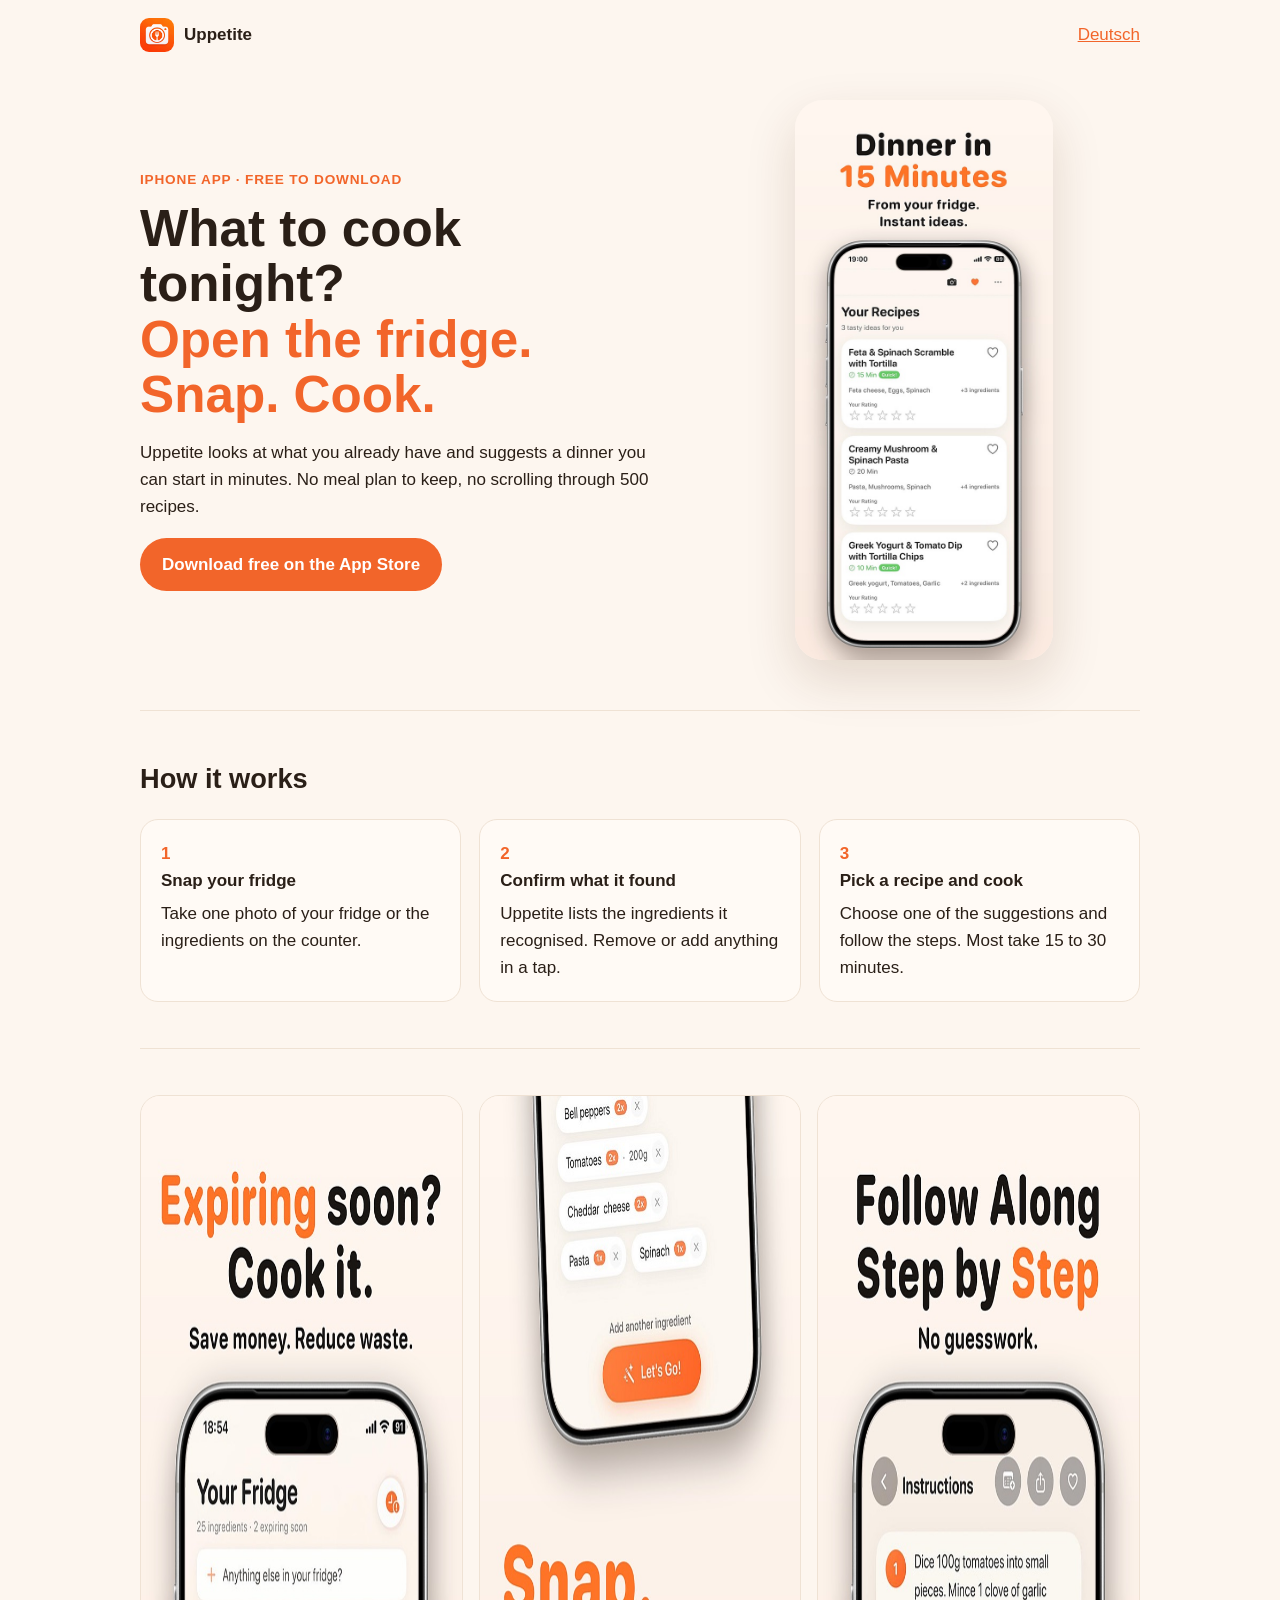
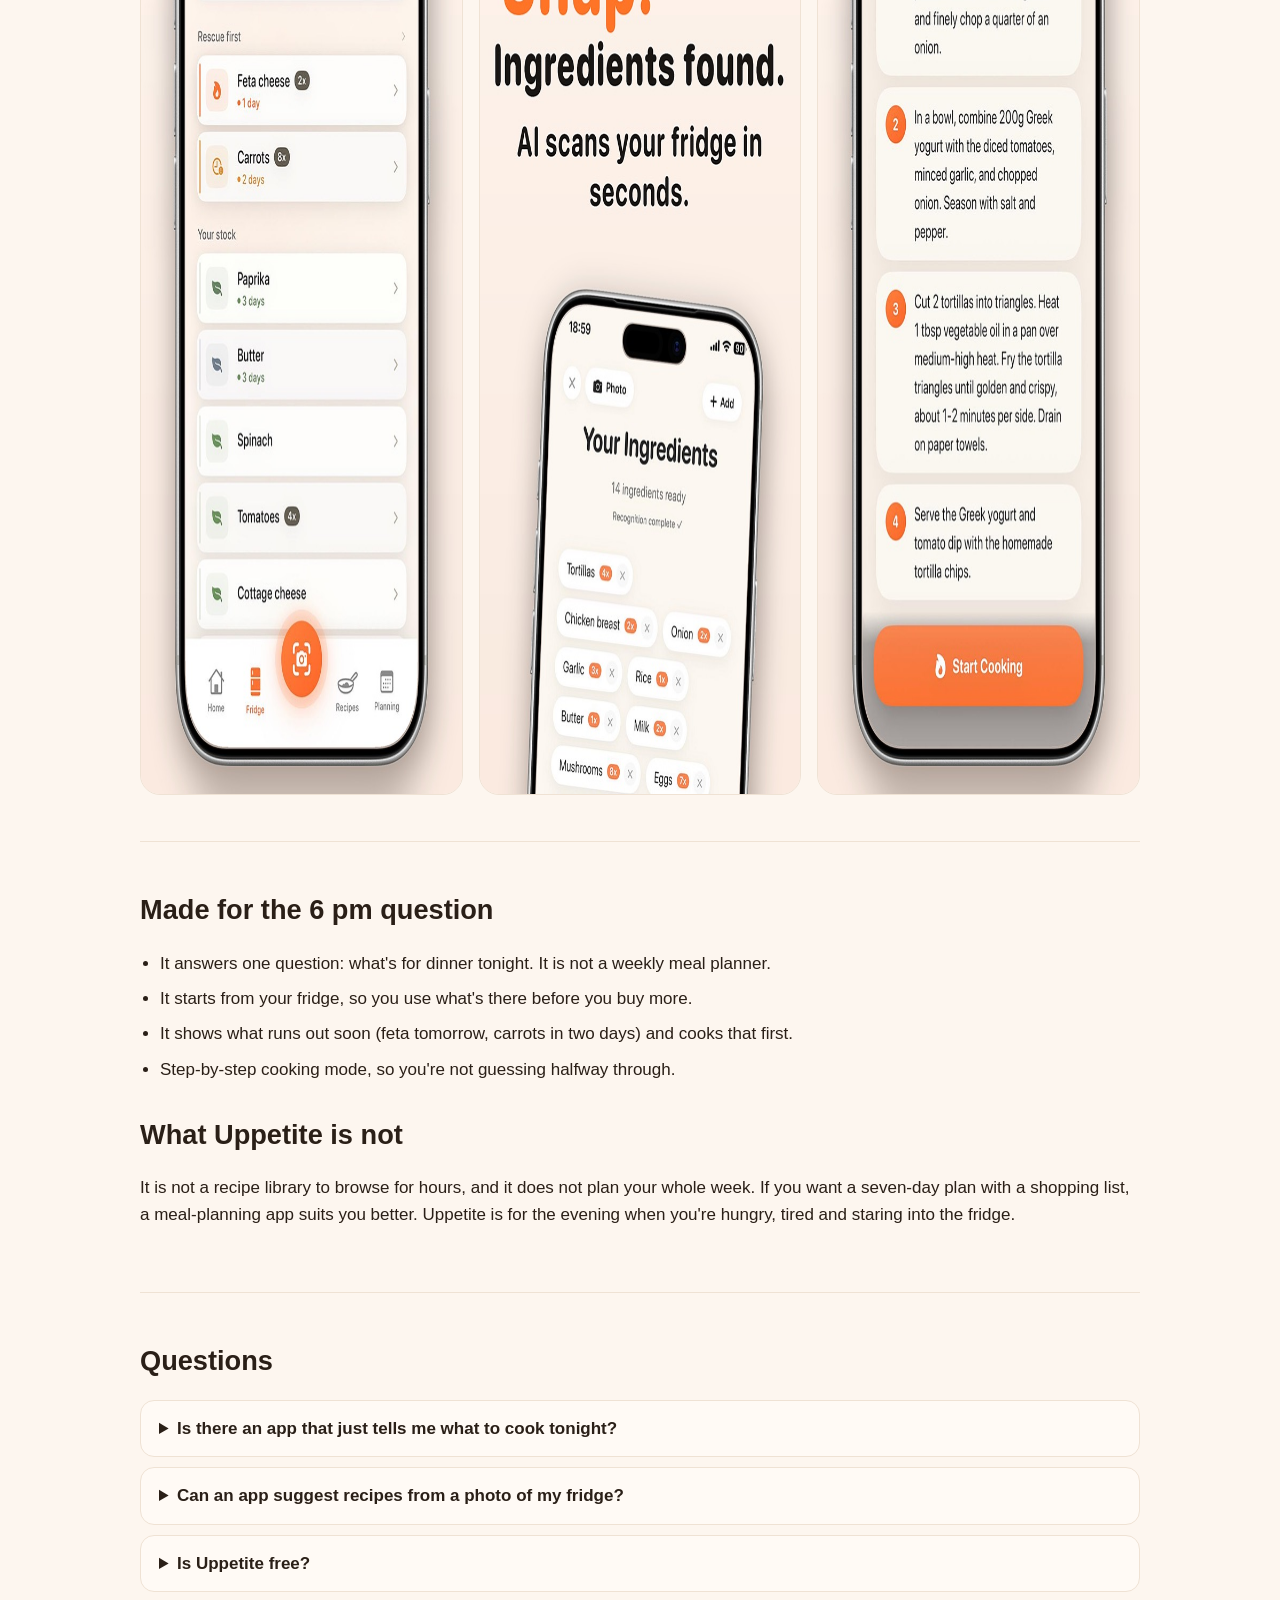
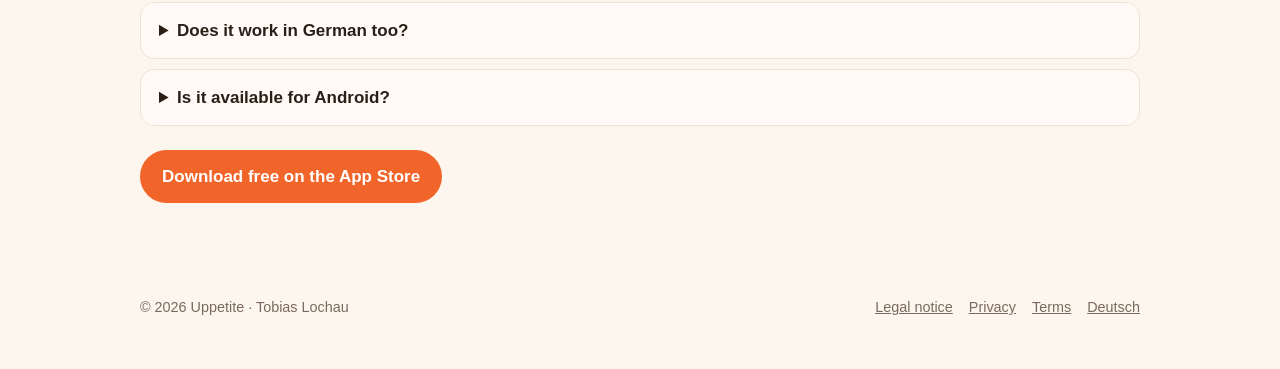
<file: index.html>
<!doctype html>
<html lang="en"><head><meta charset="utf-8"><meta name="viewport" content="width=device-width,initial-scale=1">
<title>What to Cook Tonight? Uppetite picks dinner from your fridge | iPhone app</title><meta name="description" content="Uppetite is an iPhone app that tells you what to cook tonight: snap your fridge, confirm the ingredients, get a recipe you can start right away. Free to download.">
<link rel="canonical" href="https://tobias-creator97.github.io/uppetite-web/"><link rel="alternate" hreflang="en" href="https://tobias-creator97.github.io/uppetite-web/"><link rel="alternate" hreflang="de" href="https://tobias-creator97.github.io/uppetite-web/de/"><link rel="alternate" hreflang="x-default" href="https://tobias-creator97.github.io/uppetite-web/">
<meta property="og:title" content="What to Cook Tonight? Uppetite picks dinner from your fridge | iPhone app"><meta property="og:description" content="Uppetite is an iPhone app that tells you what to cook tonight: snap your fridge, confirm the ingredients, get a recipe you can start right away. Free to download."><meta property="og:image" content="https://tobias-creator97.github.io/uppetite-web/img/us_1.jpg"><meta name="apple-itunes-app" content="app-id=6759005212">
<link rel="icon" href="img/icon.png"><style>:root{--bg:#fdf6ef;--ink:#2a1f17;--mute:#7a6a5d;--or:#f2652a;--card:#fffaf5;--line:#efe2d4}
*{box-sizing:border-box}html{-webkit-text-size-adjust:100%}body{margin:0;background:var(--bg);color:var(--ink);font:17px/1.6 -apple-system,BlinkMacSystemFont,"Segoe UI",Roboto,sans-serif}
.wrap{max-width:1040px;margin:0 auto;padding:0 20px}a{color:var(--or)}
nav{display:flex;justify-content:space-between;align-items:center;padding:18px 0}nav .brand{display:flex;gap:10px;align-items:center;font-weight:700;color:var(--ink);text-decoration:none}nav img{width:34px;height:34px;border-radius:9px}
.btn{display:inline-block;background:var(--or);color:#fff;text-decoration:none;font-weight:600;padding:13px 22px;border-radius:999px}
.hero{display:grid;grid-template-columns:1.1fr .9fr;gap:40px;align-items:center;padding:30px 0 50px}.kick{font-size:.85rem;letter-spacing:.06em;text-transform:uppercase;color:var(--or);font-weight:600}
h1{font-size:clamp(2rem,5vw,3.2rem);line-height:1.08;margin:10px 0 16px}h1 span{color:var(--or)}h2{font-size:1.7rem;margin:0 0 18px}
.hero img{width:auto;max-width:100%;height:auto;max-height:560px;display:block;margin:0 auto;border-radius:28px;box-shadow:0 20px 50px rgba(80,40,10,.15)}
section{padding:46px 0;border-top:1px solid var(--line)}.steps{display:grid;grid-template-columns:repeat(3,1fr);gap:18px}.card{background:var(--card);border:1px solid var(--line);border-radius:18px;padding:20px}.card b{display:block;margin-bottom:6px}.num{color:var(--or);font-weight:700}
.shots{display:grid;grid-template-columns:repeat(3,1fr);gap:16px}.shots img{width:100%;border-radius:20px;border:1px solid var(--line)}
ul.why{padding-left:20px}ul.why li{margin:8px 0}details{background:var(--card);border:1px solid var(--line);border-radius:14px;padding:14px 18px;margin:10px 0}summary{font-weight:600;cursor:pointer}
footer{padding:30px 0 50px;color:var(--mute);font-size:.9rem;display:flex;flex-wrap:wrap;gap:16px;justify-content:space-between}footer a{color:var(--mute)}
@media(max-width:760px){.hero{grid-template-columns:1fr}.steps,.shots{grid-template-columns:1fr}.hero img{max-height:440px}.shots img{max-width:300px;margin:0 auto;display:block}}</style>
<script type="application/ld+json">{"@context": "https://schema.org", "@type": "MobileApplication", "name": "Uppetite", "alternateName": ["What to Cook Tonight: Uppetite", "Was koche ich heute? Uppetite"], "operatingSystem": "iOS", "applicationCategory": "LifestyleApplication", "description": "Uppetite is an iPhone app that tells you what to cook tonight: snap your fridge, confirm the ingredients, get a recipe you can start right away. Free to download.", "url": "https://tobias-creator97.github.io/uppetite-web/", "installUrl": "https://apps.apple.com/us/app/id6759005212?pt=128514355&ct=web&mt=8", "inLanguage": ["en", "de"], "offers": {"@type": "Offer", "price": "0", "priceCurrency": "USD"}, "author": {"@type": "Person", "name": "Tobias Lochau"}}</script>
<script type="application/ld+json">{"@context": "https://schema.org", "@type": "FAQPage", "mainEntity": [{"@type": "Question", "name": "Is there an app that just tells me what to cook tonight?", "acceptedAnswer": {"@type": "Answer", "text": "Yes, that is what Uppetite does. You take a photo of your fridge and it suggests a few dinners you can make with what you have, instead of showing you hundreds of recipes."}}, {"@type": "Question", "name": "Can an app suggest recipes from a photo of my fridge?", "acceptedAnswer": {"@type": "Answer", "text": "Uppetite does exactly that: it recognises the ingredients in the photo, lets you correct the list, and then suggests matching recipes with step-by-step instructions."}}, {"@type": "Question", "name": "Is Uppetite free?", "acceptedAnswer": {"@type": "Answer", "text": "Downloading Uppetite and getting recipe ideas is free. Some premium features need a subscription; prices are shown in the app."}}, {"@type": "Question", "name": "Does it work in German too?", "acceptedAnswer": {"@type": "Answer", "text": "Yes. Uppetite is available in English and German."}}, {"@type": "Question", "name": "Is it available for Android?", "acceptedAnswer": {"@type": "Answer", "text": "Not yet. Uppetite is currently an iPhone app."}}]}</script>
</head><body><div class="wrap">
<nav><a class="brand" href="./"><img src="img/icon.png" alt="Uppetite app icon">Uppetite</a><a href="de/">Deutsch</a></nav>
<header class="hero"><div><div class="kick">iPhone app · free to download</div><h1>What to cook tonight?<br><span>Open the fridge. Snap. Cook.</span></h1><p>Uppetite looks at what you already have and suggests a dinner you can start in minutes. No meal plan to keep, no scrolling through 500 recipes.</p><a class="btn" href="https://apps.apple.com/us/app/id6759005212?pt=128514355&ct=web&mt=8">Download free on the App Store</a></div>
<img src="img/us_1.jpg" alt="Uppetite recipe suggestions from the fridge" width="600" height="1300"></header>
<section><h2>How it works</h2><div class="steps"><div class="card"><span class="num">1</span><b>Snap your fridge</b>Take one photo of your fridge or the ingredients on the counter.</div><div class="card"><span class="num">2</span><b>Confirm what it found</b>Uppetite lists the ingredients it recognised. Remove or add anything in a tap.</div><div class="card"><span class="num">3</span><b>Pick a recipe and cook</b>Choose one of the suggestions and follow the steps. Most take 15 to 30 minutes.</div></div></section>
<section><div class="shots"><img src="img/us_3.jpg" alt="Fridge overview with ingredients that expire soon" width="600" height="1300" loading="lazy"><img src="img/us_4.jpg" alt="Scanning the fridge, ingredients detected" width="600" height="1300" loading="lazy"><img src="img/us_6.jpg" alt="Step-by-step cooking mode" width="600" height="1300" loading="lazy"></div></section>
<section><h2>Made for the 6 pm question</h2><ul class="why"><li>It answers one question: what's for dinner tonight. It is not a weekly meal planner.</li><li>It starts from your fridge, so you use what's there before you buy more.</li><li>It shows what runs out soon (feta tomorrow, carrots in two days) and cooks that first.</li><li>Step-by-step cooking mode, so you're not guessing halfway through.</li></ul><h2 style="margin-top:30px">What Uppetite is not</h2><p>It is not a recipe library to browse for hours, and it does not plan your whole week. If you want a seven-day plan with a shopping list, a meal-planning app suits you better. Uppetite is for the evening when you're hungry, tired and staring into the fridge.</p></section>
<section><h2>Questions</h2><details><summary>Is there an app that just tells me what to cook tonight?</summary><p>Yes, that is what Uppetite does. You take a photo of your fridge and it suggests a few dinners you can make with what you have, instead of showing you hundreds of recipes.</p></details><details><summary>Can an app suggest recipes from a photo of my fridge?</summary><p>Uppetite does exactly that: it recognises the ingredients in the photo, lets you correct the list, and then suggests matching recipes with step-by-step instructions.</p></details><details><summary>Is Uppetite free?</summary><p>Downloading Uppetite and getting recipe ideas is free. Some premium features need a subscription; prices are shown in the app.</p></details><details><summary>Does it work in German too?</summary><p>Yes. Uppetite is available in English and German.</p></details><details><summary>Is it available for Android?</summary><p>Not yet. Uppetite is currently an iPhone app.</p></details><p style="margin-top:24px"><a class="btn" href="https://apps.apple.com/us/app/id6759005212?pt=128514355&ct=web&mt=8">Download free on the App Store</a></p></section>
<footer><div>© 2026 Uppetite · Tobias Lochau</div><div style="display:flex;gap:16px;flex-wrap:wrap"><a href="https://tobias-creator97.github.io/uppetite-legal/impressum_en.html">Legal notice</a><a href="https://tobias-creator97.github.io/uppetite-legal/privacy_en.html">Privacy</a><a href="https://tobias-creator97.github.io/uppetite-legal/terms_en.html">Terms</a><a href="de/">Deutsch</a></div></footer>
</div></body></html>
</file>
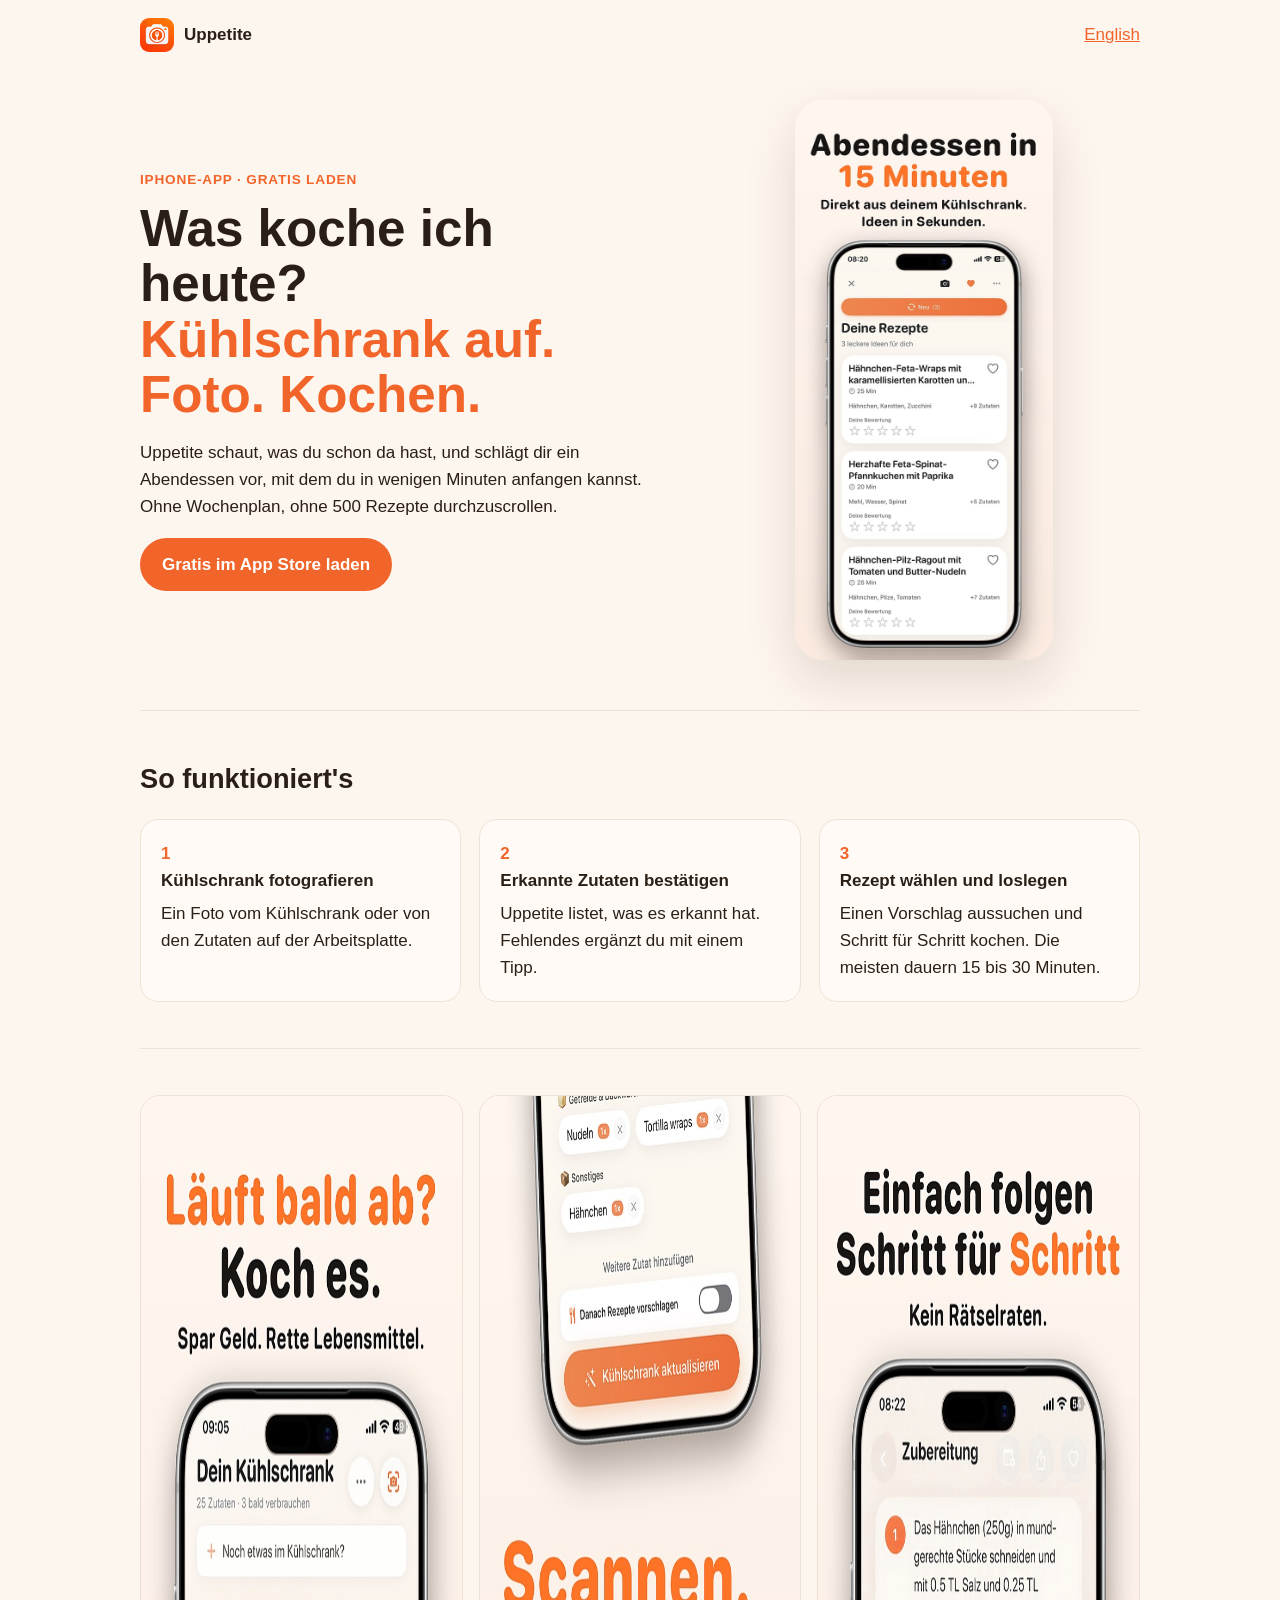
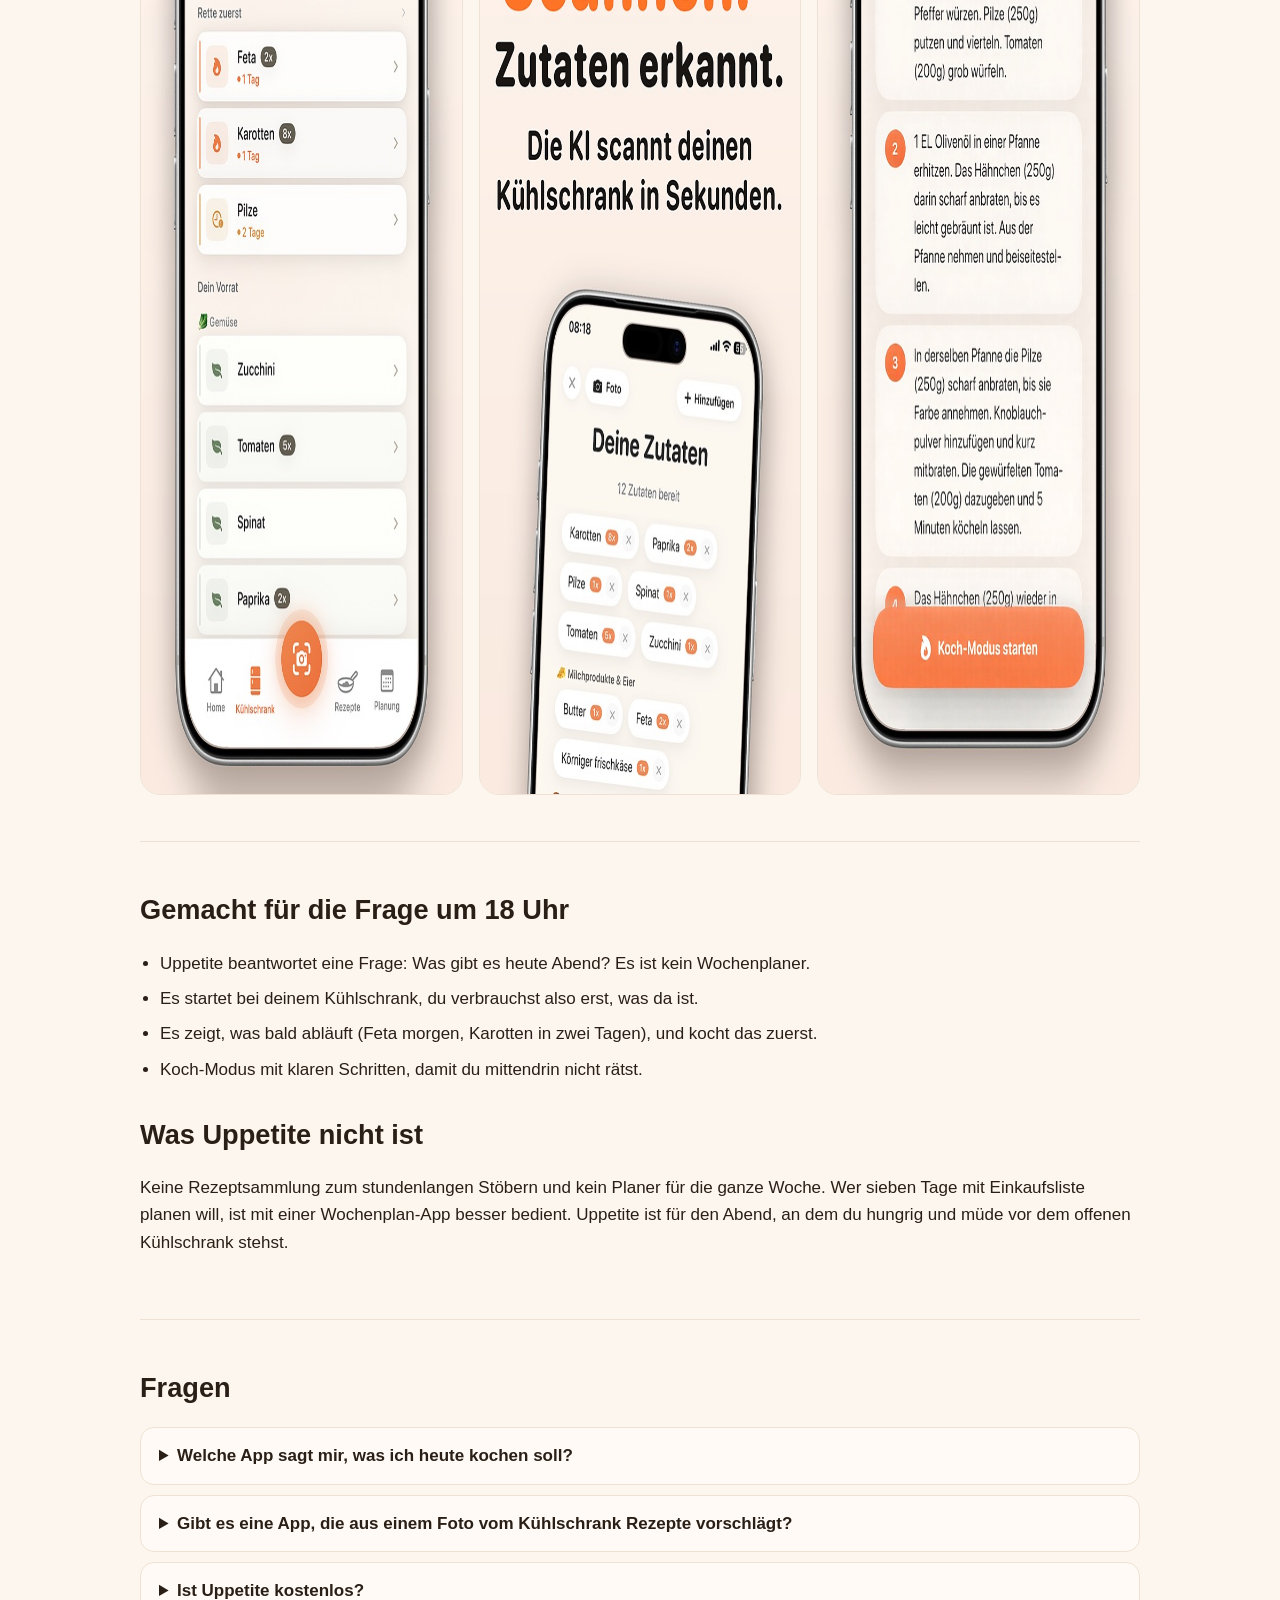
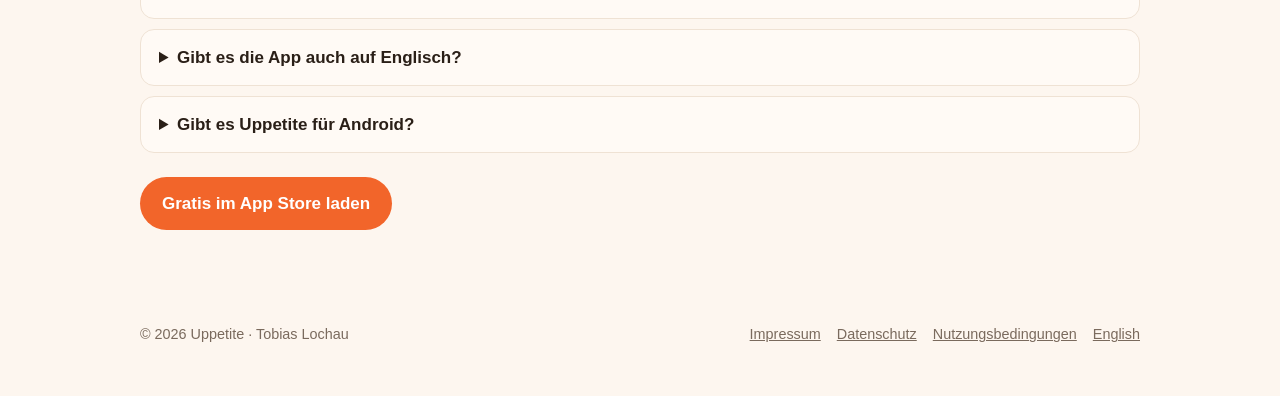
<file: de/index.html>
<!doctype html>
<html lang="de"><head><meta charset="utf-8"><meta name="viewport" content="width=device-width,initial-scale=1">
<title>Was koche ich heute? Uppetite schlägt dein Abendessen aus dem Kühlschrank vor | iPhone-App</title><meta name="description" content="Uppetite ist eine iPhone-App, die dir sagt, was du heute kochst: Kühlschrank fotografieren, Zutaten bestätigen, Rezept starten. Gratis laden.">
<link rel="canonical" href="https://tobias-creator97.github.io/uppetite-web/de/"><link rel="alternate" hreflang="de" href="https://tobias-creator97.github.io/uppetite-web/de/"><link rel="alternate" hreflang="en" href="https://tobias-creator97.github.io/uppetite-web/"><link rel="alternate" hreflang="x-default" href="https://tobias-creator97.github.io/uppetite-web/">
<meta property="og:title" content="Was koche ich heute? Uppetite schlägt dein Abendessen aus dem Kühlschrank vor | iPhone-App"><meta property="og:description" content="Uppetite ist eine iPhone-App, die dir sagt, was du heute kochst: Kühlschrank fotografieren, Zutaten bestätigen, Rezept starten. Gratis laden."><meta property="og:image" content="https://tobias-creator97.github.io/uppetite-web/img/de_1.jpg"><meta name="apple-itunes-app" content="app-id=6759005212">
<link rel="icon" href="../img/icon.png"><style>:root{--bg:#fdf6ef;--ink:#2a1f17;--mute:#7a6a5d;--or:#f2652a;--card:#fffaf5;--line:#efe2d4}
*{box-sizing:border-box}html{-webkit-text-size-adjust:100%}body{margin:0;background:var(--bg);color:var(--ink);font:17px/1.6 -apple-system,BlinkMacSystemFont,"Segoe UI",Roboto,sans-serif}
.wrap{max-width:1040px;margin:0 auto;padding:0 20px}a{color:var(--or)}
nav{display:flex;justify-content:space-between;align-items:center;padding:18px 0}nav .brand{display:flex;gap:10px;align-items:center;font-weight:700;color:var(--ink);text-decoration:none}nav img{width:34px;height:34px;border-radius:9px}
.btn{display:inline-block;background:var(--or);color:#fff;text-decoration:none;font-weight:600;padding:13px 22px;border-radius:999px}
.hero{display:grid;grid-template-columns:1.1fr .9fr;gap:40px;align-items:center;padding:30px 0 50px}.kick{font-size:.85rem;letter-spacing:.06em;text-transform:uppercase;color:var(--or);font-weight:600}
h1{font-size:clamp(2rem,5vw,3.2rem);line-height:1.08;margin:10px 0 16px}h1 span{color:var(--or)}h2{font-size:1.7rem;margin:0 0 18px}
.hero img{width:auto;max-width:100%;height:auto;max-height:560px;display:block;margin:0 auto;border-radius:28px;box-shadow:0 20px 50px rgba(80,40,10,.15)}
section{padding:46px 0;border-top:1px solid var(--line)}.steps{display:grid;grid-template-columns:repeat(3,1fr);gap:18px}.card{background:var(--card);border:1px solid var(--line);border-radius:18px;padding:20px}.card b{display:block;margin-bottom:6px}.num{color:var(--or);font-weight:700}
.shots{display:grid;grid-template-columns:repeat(3,1fr);gap:16px}.shots img{width:100%;border-radius:20px;border:1px solid var(--line)}
ul.why{padding-left:20px}ul.why li{margin:8px 0}details{background:var(--card);border:1px solid var(--line);border-radius:14px;padding:14px 18px;margin:10px 0}summary{font-weight:600;cursor:pointer}
footer{padding:30px 0 50px;color:var(--mute);font-size:.9rem;display:flex;flex-wrap:wrap;gap:16px;justify-content:space-between}footer a{color:var(--mute)}
@media(max-width:760px){.hero{grid-template-columns:1fr}.steps,.shots{grid-template-columns:1fr}.hero img{max-height:440px}.shots img{max-width:300px;margin:0 auto;display:block}}</style>
<script type="application/ld+json">{"@context": "https://schema.org", "@type": "MobileApplication", "name": "Uppetite", "alternateName": ["What to Cook Tonight: Uppetite", "Was koche ich heute? Uppetite"], "operatingSystem": "iOS", "applicationCategory": "LifestyleApplication", "description": "Uppetite ist eine iPhone-App, die dir sagt, was du heute kochst: Kühlschrank fotografieren, Zutaten bestätigen, Rezept starten. Gratis laden.", "url": "https://tobias-creator97.github.io/uppetite-web/de/", "installUrl": "https://apps.apple.com/de/app/id6759005212?pt=128514355&ct=web&mt=8", "inLanguage": ["en", "de"], "offers": {"@type": "Offer", "price": "0", "priceCurrency": "EUR"}, "author": {"@type": "Person", "name": "Tobias Lochau"}}</script>
<script type="application/ld+json">{"@context": "https://schema.org", "@type": "FAQPage", "mainEntity": [{"@type": "Question", "name": "Welche App sagt mir, was ich heute kochen soll?", "acceptedAnswer": {"@type": "Answer", "text": "Uppetite. Du fotografierst deinen Kühlschrank, und die App schlägt dir ein paar Gerichte vor, die du mit deinen Zutaten kochen kannst, statt dir Hunderte Rezepte zu zeigen."}}, {"@type": "Question", "name": "Gibt es eine App, die aus einem Foto vom Kühlschrank Rezepte vorschlägt?", "acceptedAnswer": {"@type": "Answer", "text": "Ja, genau das macht Uppetite: Es erkennt die Zutaten auf dem Foto, du korrigierst die Liste, danach kommen passende Rezepte mit Schritt-für-Schritt-Anleitung."}}, {"@type": "Question", "name": "Ist Uppetite kostenlos?", "acceptedAnswer": {"@type": "Answer", "text": "Laden und Rezeptideen sind gratis. Einige Premium-Funktionen brauchen ein Abo, die Preise stehen in der App."}}, {"@type": "Question", "name": "Gibt es die App auch auf Englisch?", "acceptedAnswer": {"@type": "Answer", "text": "Ja, Uppetite gibt es auf Deutsch und Englisch."}}, {"@type": "Question", "name": "Gibt es Uppetite für Android?", "acceptedAnswer": {"@type": "Answer", "text": "Noch nicht. Uppetite ist im Moment eine iPhone-App."}}]}</script>
</head><body><div class="wrap">
<nav><a class="brand" href="./"><img src="../img/icon.png" alt="Uppetite app icon">Uppetite</a><a href="../">English</a></nav>
<header class="hero"><div><div class="kick">iPhone-App · gratis laden</div><h1>Was koche ich heute?<br><span>Kühlschrank auf. Foto. Kochen.</span></h1><p>Uppetite schaut, was du schon da hast, und schlägt dir ein Abendessen vor, mit dem du in wenigen Minuten anfangen kannst. Ohne Wochenplan, ohne 500 Rezepte durchzuscrollen.</p><a class="btn" href="https://apps.apple.com/de/app/id6759005212?pt=128514355&ct=web&mt=8">Gratis im App Store laden</a></div>
<img src="../img/de_1.jpg" alt="Uppetite Rezeptvorschläge aus dem Kühlschrank" width="600" height="1300"></header>
<section><h2>So funktioniert's</h2><div class="steps"><div class="card"><span class="num">1</span><b>Kühlschrank fotografieren</b>Ein Foto vom Kühlschrank oder von den Zutaten auf der Arbeitsplatte.</div><div class="card"><span class="num">2</span><b>Erkannte Zutaten bestätigen</b>Uppetite listet, was es erkannt hat. Fehlendes ergänzt du mit einem Tipp.</div><div class="card"><span class="num">3</span><b>Rezept wählen und loslegen</b>Einen Vorschlag aussuchen und Schritt für Schritt kochen. Die meisten dauern 15 bis 30 Minuten.</div></div></section>
<section><div class="shots"><img src="../img/de_3.jpg" alt="Kühlschrank-Übersicht mit Zutaten, die bald ablaufen" width="600" height="1300" loading="lazy"><img src="../img/de_4.jpg" alt="Kühlschrank scannen, Zutaten erkannt" width="600" height="1300" loading="lazy"><img src="../img/de_6.jpg" alt="Koch-Modus Schritt für Schritt" width="600" height="1300" loading="lazy"></div></section>
<section><h2>Gemacht für die Frage um 18 Uhr</h2><ul class="why"><li>Uppetite beantwortet eine Frage: Was gibt es heute Abend? Es ist kein Wochenplaner.</li><li>Es startet bei deinem Kühlschrank, du verbrauchst also erst, was da ist.</li><li>Es zeigt, was bald abläuft (Feta morgen, Karotten in zwei Tagen), und kocht das zuerst.</li><li>Koch-Modus mit klaren Schritten, damit du mittendrin nicht rätst.</li></ul><h2 style="margin-top:30px">Was Uppetite nicht ist</h2><p>Keine Rezeptsammlung zum stundenlangen Stöbern und kein Planer für die ganze Woche. Wer sieben Tage mit Einkaufsliste planen will, ist mit einer Wochenplan-App besser bedient. Uppetite ist für den Abend, an dem du hungrig und müde vor dem offenen Kühlschrank stehst.</p></section>
<section><h2>Fragen</h2><details><summary>Welche App sagt mir, was ich heute kochen soll?</summary><p>Uppetite. Du fotografierst deinen Kühlschrank, und die App schlägt dir ein paar Gerichte vor, die du mit deinen Zutaten kochen kannst, statt dir Hunderte Rezepte zu zeigen.</p></details><details><summary>Gibt es eine App, die aus einem Foto vom Kühlschrank Rezepte vorschlägt?</summary><p>Ja, genau das macht Uppetite: Es erkennt die Zutaten auf dem Foto, du korrigierst die Liste, danach kommen passende Rezepte mit Schritt-für-Schritt-Anleitung.</p></details><details><summary>Ist Uppetite kostenlos?</summary><p>Laden und Rezeptideen sind gratis. Einige Premium-Funktionen brauchen ein Abo, die Preise stehen in der App.</p></details><details><summary>Gibt es die App auch auf Englisch?</summary><p>Ja, Uppetite gibt es auf Deutsch und Englisch.</p></details><details><summary>Gibt es Uppetite für Android?</summary><p>Noch nicht. Uppetite ist im Moment eine iPhone-App.</p></details><p style="margin-top:24px"><a class="btn" href="https://apps.apple.com/de/app/id6759005212?pt=128514355&ct=web&mt=8">Gratis im App Store laden</a></p></section>
<footer><div>© 2026 Uppetite · Tobias Lochau</div><div style="display:flex;gap:16px;flex-wrap:wrap"><a href="https://tobias-creator97.github.io/uppetite-legal/impressum.html">Impressum</a><a href="https://tobias-creator97.github.io/uppetite-legal/privacy.html">Datenschutz</a><a href="https://tobias-creator97.github.io/uppetite-legal/terms.html">Nutzungsbedingungen</a><a href="../">English</a></div></footer>
</div></body></html>
</file>
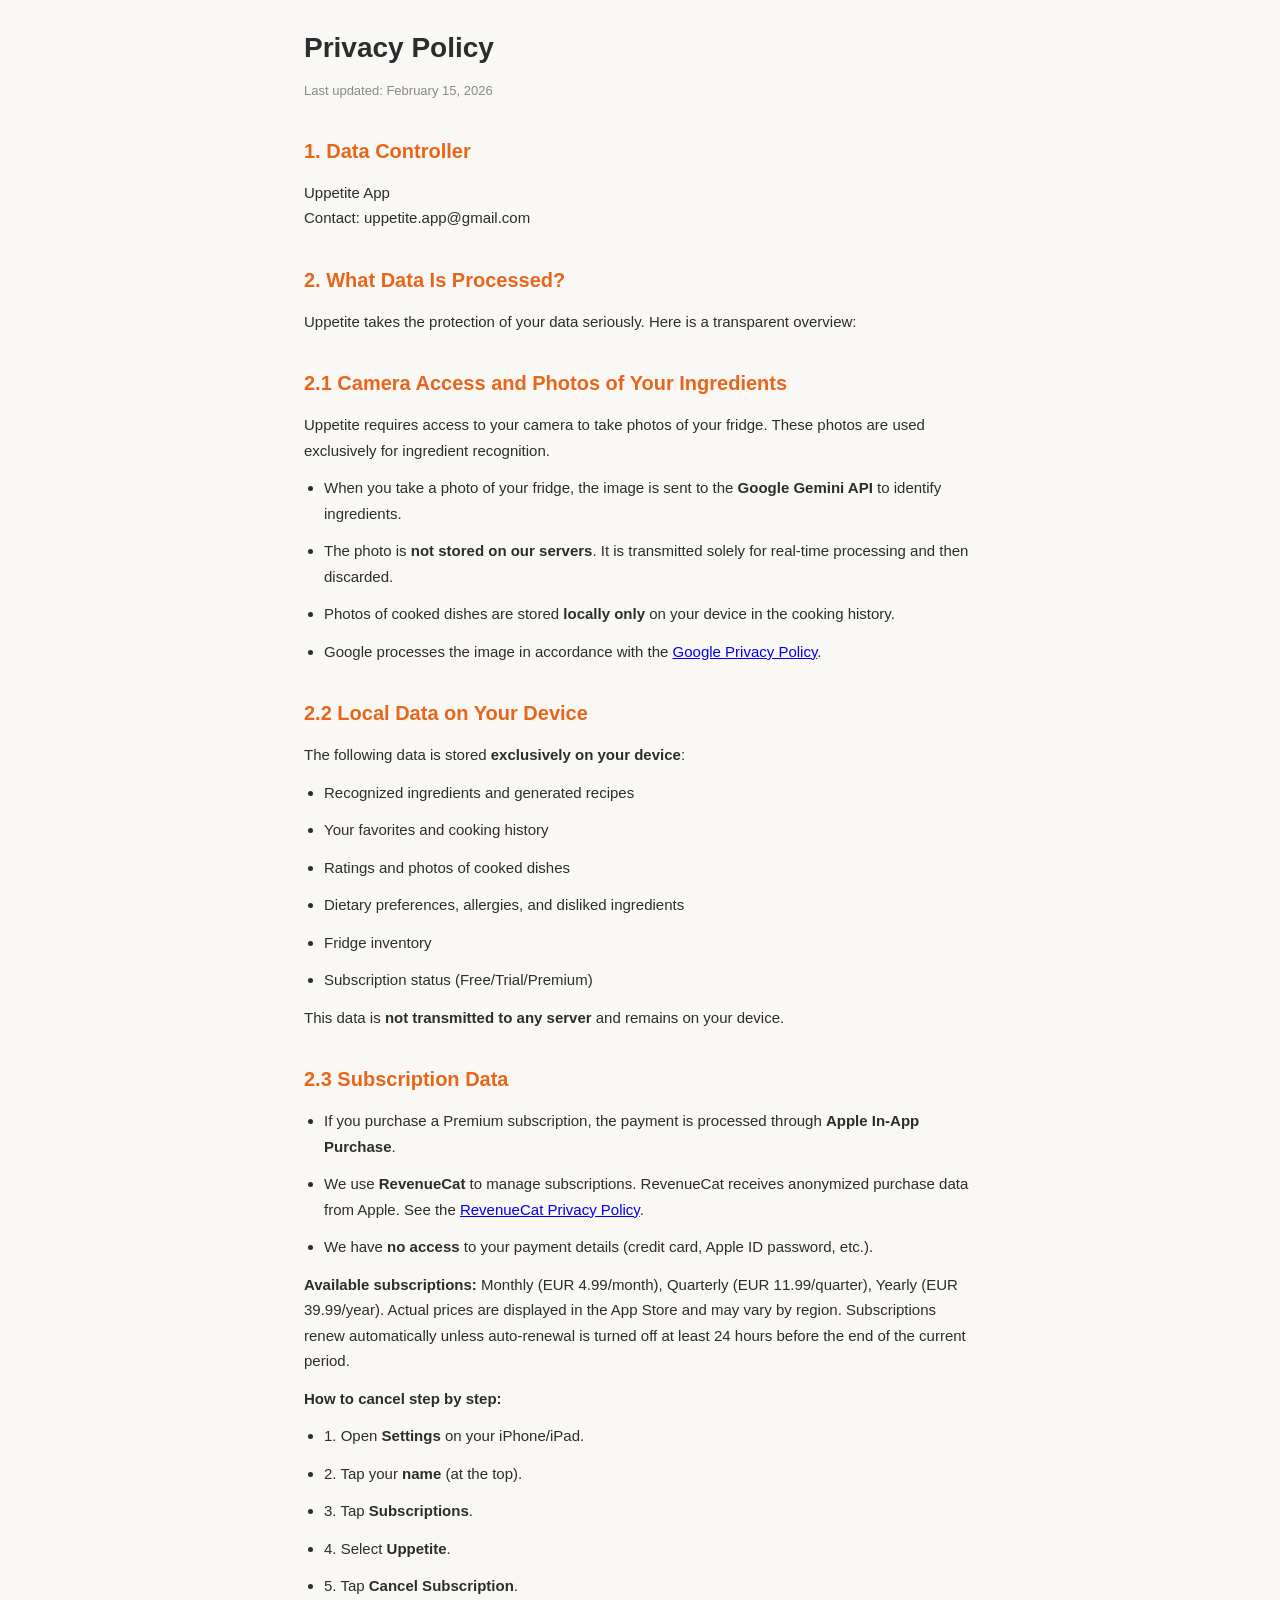
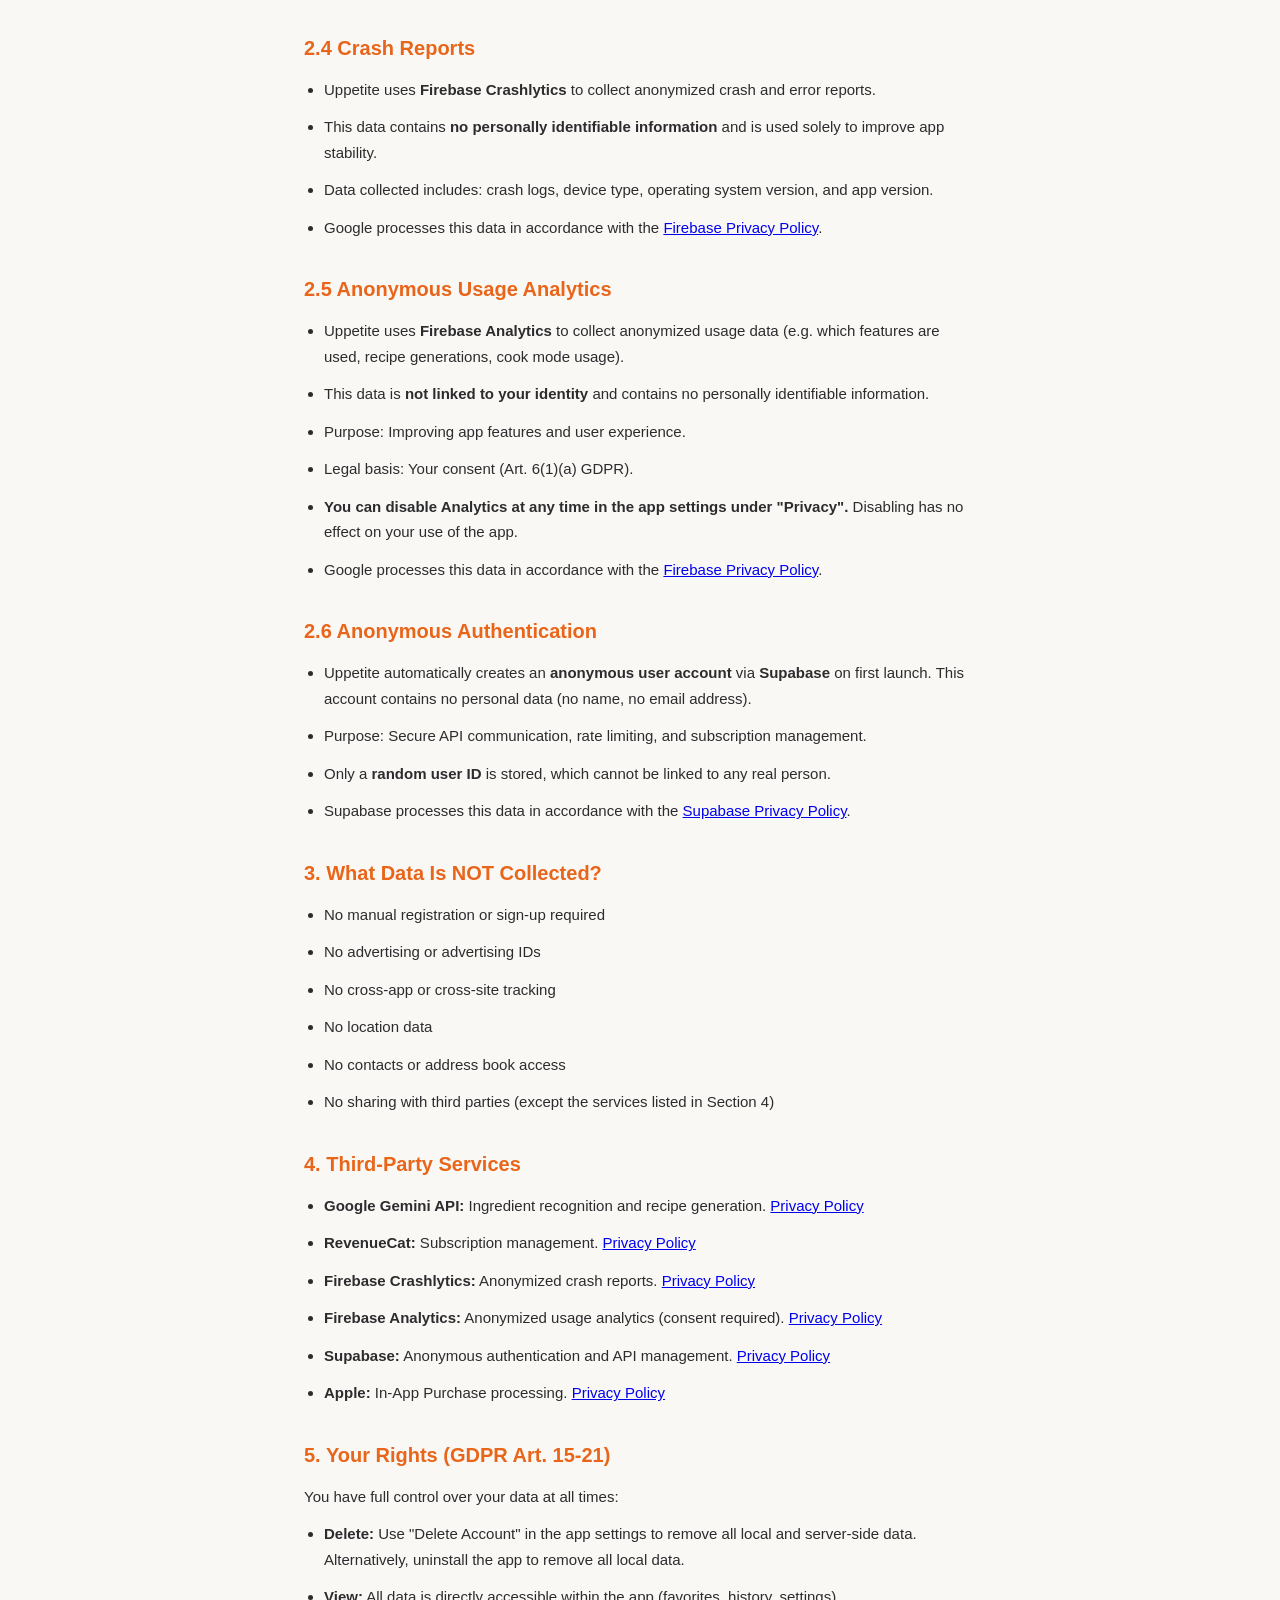
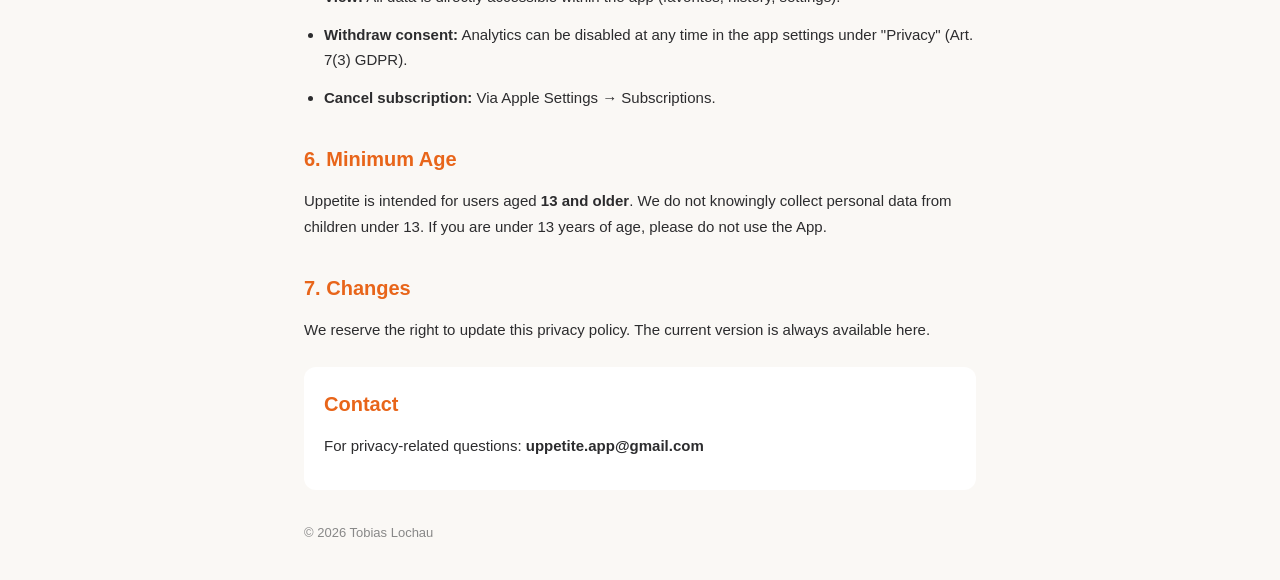
<file: legal/privacy_en.html>
<!DOCTYPE html>
<html lang="en">
<head>
    <meta charset="UTF-8">
    <meta name="viewport" content="width=device-width, initial-scale=1.0">
    <title>Privacy Policy - Uppetite</title>
    <style>
        * { margin: 0; padding: 0; box-sizing: border-box; }
        body {
            font-family: -apple-system, BlinkMacSystemFont, 'Segoe UI', Roboto, sans-serif;
            line-height: 1.7;
            color: #2c2c2e;
            background: #faf8f5;
            padding: 24px;
            max-width: 720px;
            margin: 0 auto;
        }
        h1 { font-size: 28px; font-weight: 700; margin-bottom: 8px; }
        h2 { font-size: 20px; font-weight: 600; margin-top: 32px; margin-bottom: 12px; color: #e8651a; }
        p, li { font-size: 15px; margin-bottom: 12px; }
        ul { padding-left: 20px; }
        .date { font-size: 13px; color: #888; margin-bottom: 24px; }
        .contact { background: #fff; border-radius: 12px; padding: 20px; margin-top: 24px; }
    </style>
</head>
<body>
    <h1>Privacy Policy</h1>
    <p class="date">Last updated: February 15, 2026</p>

    <h2>1. Data Controller</h2>
    <p>
        Uppetite App<br>
        Contact: uppetite.app@gmail.com
    </p>

    <h2>2. What Data Is Processed?</h2>
    <p>Uppetite takes the protection of your data seriously. Here is a transparent overview:</p>

    <h2>2.1 Camera Access and Photos of Your Ingredients</h2>
    <p>Uppetite requires access to your camera to take photos of your fridge. These photos are used exclusively for ingredient recognition.</p>
    <ul>
        <li>When you take a photo of your fridge, the image is sent to the <strong>Google Gemini API</strong> to identify ingredients.</li>
        <li>The photo is <strong>not stored on our servers</strong>. It is transmitted solely for real-time processing and then discarded.</li>
        <li>Photos of cooked dishes are stored <strong>locally only</strong> on your device in the cooking history.</li>
        <li>Google processes the image in accordance with the <a href="https://policies.google.com/privacy" target="_blank">Google Privacy Policy</a>.</li>
    </ul>

    <h2>2.2 Local Data on Your Device</h2>
    <p>The following data is stored <strong>exclusively on your device</strong>:</p>
    <ul>
        <li>Recognized ingredients and generated recipes</li>
        <li>Your favorites and cooking history</li>
        <li>Ratings and photos of cooked dishes</li>
        <li>Dietary preferences, allergies, and disliked ingredients</li>
        <li>Fridge inventory</li>
        <li>Subscription status (Free/Trial/Premium)</li>
    </ul>
    <p>This data is <strong>not transmitted to any server</strong> and remains on your device.</p>

    <h2>2.3 Subscription Data</h2>
    <ul>
        <li>If you purchase a Premium subscription, the payment is processed through <strong>Apple In-App Purchase</strong>.</li>
        <li>We use <strong>RevenueCat</strong> to manage subscriptions. RevenueCat receives anonymized purchase data from Apple. See the <a href="https://www.revenuecat.com/privacy" target="_blank">RevenueCat Privacy Policy</a>.</li>
        <li>We have <strong>no access</strong> to your payment details (credit card, Apple ID password, etc.).</li>
    </ul>
    <p><strong>Available subscriptions:</strong> Monthly (EUR 4.99/month), Quarterly (EUR 11.99/quarter), Yearly (EUR 39.99/year). Actual prices are displayed in the App Store and may vary by region. Subscriptions renew automatically unless auto-renewal is turned off at least 24 hours before the end of the current period.</p>
    <p><strong>How to cancel step by step:</strong></p>
    <ul>
        <li>1. Open <strong>Settings</strong> on your iPhone/iPad.</li>
        <li>2. Tap your <strong>name</strong> (at the top).</li>
        <li>3. Tap <strong>Subscriptions</strong>.</li>
        <li>4. Select <strong>Uppetite</strong>.</li>
        <li>5. Tap <strong>Cancel Subscription</strong>.</li>
    </ul>

    <h2>2.4 Crash Reports</h2>
    <ul>
        <li>Uppetite uses <strong>Firebase Crashlytics</strong> to collect anonymized crash and error reports.</li>
        <li>This data contains <strong>no personally identifiable information</strong> and is used solely to improve app stability.</li>
        <li>Data collected includes: crash logs, device type, operating system version, and app version.</li>
        <li>Google processes this data in accordance with the <a href="https://firebase.google.com/support/privacy" target="_blank">Firebase Privacy Policy</a>.</li>
    </ul>

    <h2>2.5 Anonymous Usage Analytics</h2>
    <ul>
        <li>Uppetite uses <strong>Firebase Analytics</strong> to collect anonymized usage data (e.g. which features are used, recipe generations, cook mode usage).</li>
        <li>This data is <strong>not linked to your identity</strong> and contains no personally identifiable information.</li>
        <li>Purpose: Improving app features and user experience.</li>
        <li>Legal basis: Your consent (Art. 6(1)(a) GDPR).</li>
        <li><strong>You can disable Analytics at any time in the app settings under "Privacy".</strong> Disabling has no effect on your use of the app.</li>
        <li>Google processes this data in accordance with the <a href="https://firebase.google.com/support/privacy" target="_blank">Firebase Privacy Policy</a>.</li>
    </ul>

    <h2>2.6 Anonymous Authentication</h2>
    <ul>
        <li>Uppetite automatically creates an <strong>anonymous user account</strong> via <strong>Supabase</strong> on first launch. This account contains no personal data (no name, no email address).</li>
        <li>Purpose: Secure API communication, rate limiting, and subscription management.</li>
        <li>Only a <strong>random user ID</strong> is stored, which cannot be linked to any real person.</li>
        <li>Supabase processes this data in accordance with the <a href="https://supabase.com/privacy" target="_blank">Supabase Privacy Policy</a>.</li>
    </ul>

    <h2>3. What Data Is NOT Collected?</h2>
    <ul>
        <li>No manual registration or sign-up required</li>
        <li>No advertising or advertising IDs</li>
        <li>No cross-app or cross-site tracking</li>
        <li>No location data</li>
        <li>No contacts or address book access</li>
        <li>No sharing with third parties (except the services listed in Section 4)</li>
    </ul>

    <h2>4. Third-Party Services</h2>
    <ul>
        <li><strong>Google Gemini API:</strong> Ingredient recognition and recipe generation. <a href="https://policies.google.com/privacy" target="_blank">Privacy Policy</a></li>
        <li><strong>RevenueCat:</strong> Subscription management. <a href="https://www.revenuecat.com/privacy" target="_blank">Privacy Policy</a></li>
        <li><strong>Firebase Crashlytics:</strong> Anonymized crash reports. <a href="https://firebase.google.com/support/privacy" target="_blank">Privacy Policy</a></li>
        <li><strong>Firebase Analytics:</strong> Anonymized usage analytics (consent required). <a href="https://firebase.google.com/support/privacy" target="_blank">Privacy Policy</a></li>
        <li><strong>Supabase:</strong> Anonymous authentication and API management. <a href="https://supabase.com/privacy" target="_blank">Privacy Policy</a></li>
        <li><strong>Apple:</strong> In-App Purchase processing. <a href="https://www.apple.com/legal/privacy/" target="_blank">Privacy Policy</a></li>
    </ul>

    <h2>5. Your Rights (GDPR Art. 15-21)</h2>
    <p>You have full control over your data at all times:</p>
    <ul>
        <li><strong>Delete:</strong> Use "Delete Account" in the app settings to remove all local and server-side data. Alternatively, uninstall the app to remove all local data.</li>
        <li><strong>View:</strong> All data is directly accessible within the app (favorites, history, settings).</li>
        <li><strong>Withdraw consent:</strong> Analytics can be disabled at any time in the app settings under "Privacy" (Art. 7(3) GDPR).</li>
        <li><strong>Cancel subscription:</strong> Via Apple Settings &rarr; Subscriptions.</li>
    </ul>

    <h2>6. Minimum Age</h2>
    <p>Uppetite is intended for users aged <strong>13 and older</strong>. We do not knowingly collect personal data from children under 13. If you are under 13 years of age, please do not use the App.</p>

    <h2>7. Changes</h2>
    <p>We reserve the right to update this privacy policy. The current version is always available here.</p>

    <div class="contact">
        <h2 style="margin-top: 0;">Contact</h2>
        <p>For privacy-related questions: <strong>uppetite.app@gmail.com</strong></p>
    </div>

    <p style="margin-top: 32px; font-size: 13px; color: #888;">&copy; 2026 Tobias Lochau</p>
</body>
</html>
</file>
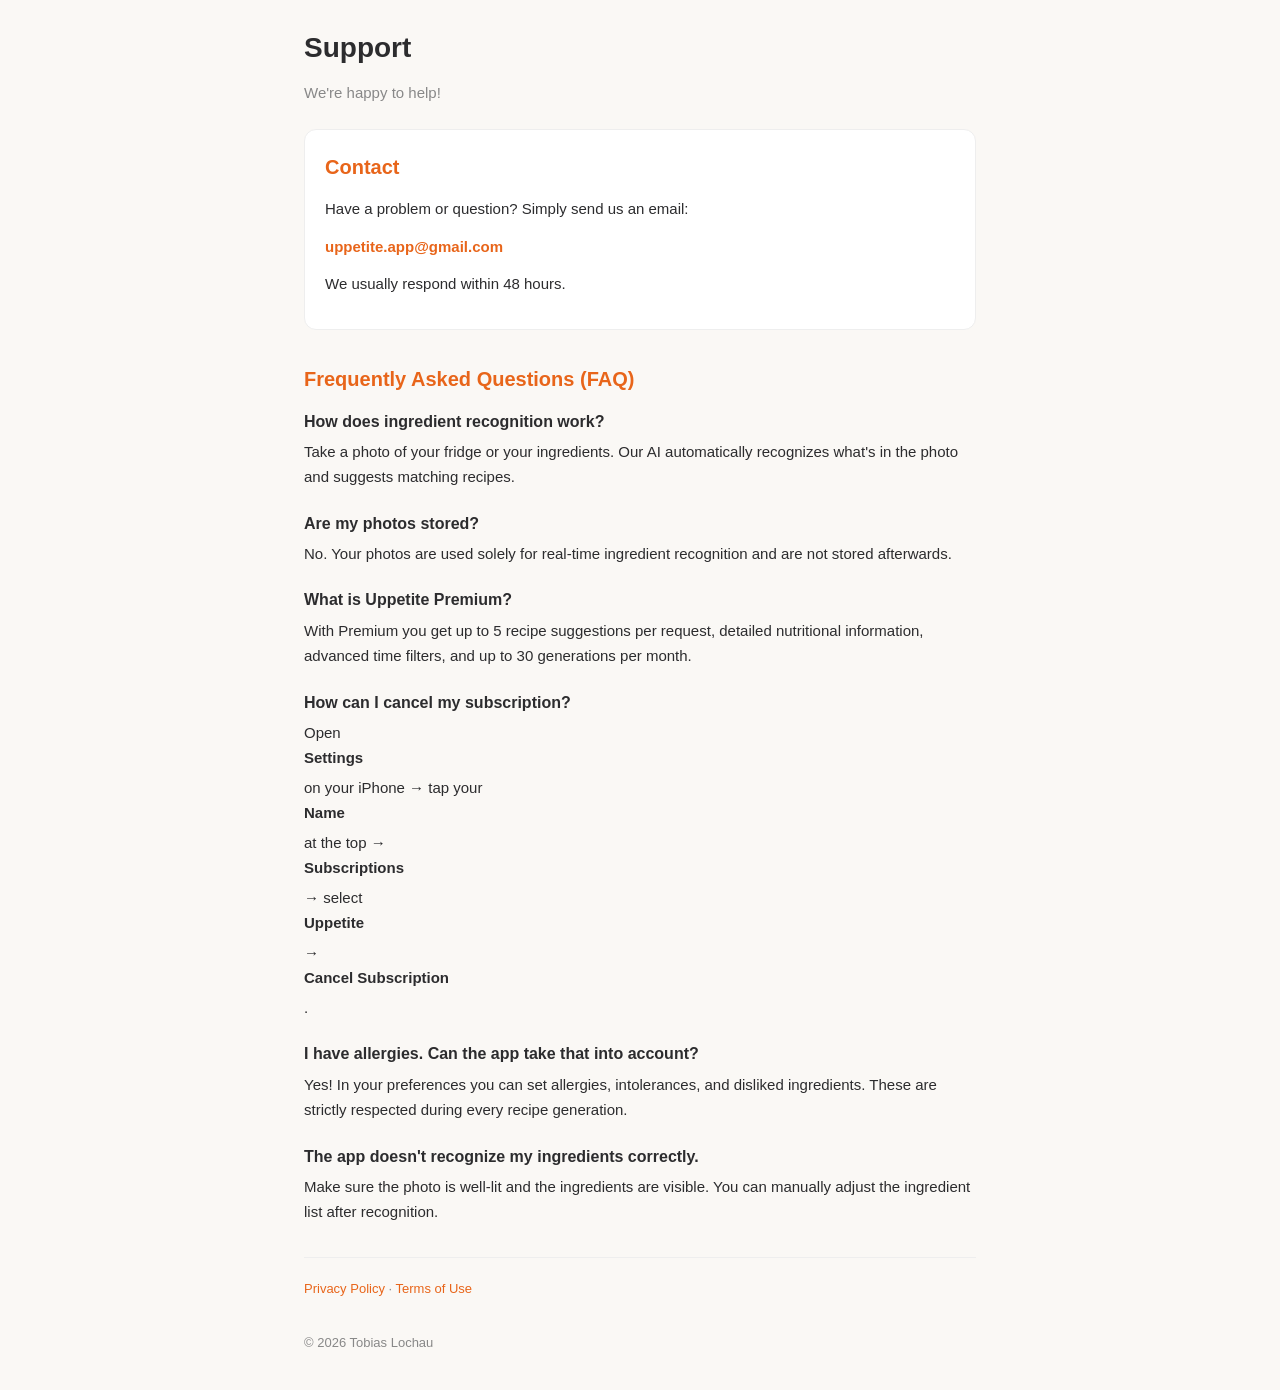
<file: legal/support_en.html>
<!DOCTYPE html>
<html lang="en">
<head>
    <meta charset="UTF-8">
    <meta name="viewport" content="width=device-width, initial-scale=1.0">
    <title>Support - Uppetite</title>
    <style>
        * { margin: 0; padding: 0; box-sizing: border-box; }
        body {
            font-family: -apple-system, BlinkMacSystemFont, 'Segoe UI', Roboto, sans-serif;
            line-height: 1.7;
            color: #2c2c2e;
            background: #faf8f5;
            padding: 24px;
            max-width: 720px;
            margin: 0 auto;
        }
        h1 { font-size: 28px; font-weight: 700; margin-bottom: 8px; }
        h2 { font-size: 20px; font-weight: 600; margin-top: 32px; margin-bottom: 12px; color: #e8651a; }
        p, li { font-size: 15px; margin-bottom: 12px; }
        ul { padding-left: 20px; }
        .subtitle { font-size: 15px; color: #888; margin-bottom: 24px; }
        .contact-box {
            background: #fff;
            border-radius: 12px;
            padding: 20px;
            margin-top: 24px;
            border: 1px solid #eee;
        }
        .contact-box a {
            color: #e8651a;
            text-decoration: none;
            font-weight: 600;
        }
        .contact-box a:hover { text-decoration: underline; }
        .faq-item { margin-bottom: 20px; }
        .faq-item strong { display: block; margin-bottom: 4px; }
        .links { margin-top: 32px; padding-top: 20px; border-top: 1px solid #eee; font-size: 13px; color: #888; }
        .links a { color: #e8651a; text-decoration: none; }
        .links a:hover { text-decoration: underline; }
    </style>
</head>
<body>
    <h1>Support</h1>
    <p class="subtitle">We're happy to help!</p>

    <div class="contact-box">
        <h2 style="margin-top: 0;">Contact</h2>
        <p>Have a problem or question? Simply send us an email:</p>
        <p><a href="mailto:uppetite.app@gmail.com">uppetite.app@gmail.com</a></p>
        <p>We usually respond within 48 hours.</p>
    </div>

    <h2>Frequently Asked Questions (FAQ)</h2>

    <div class="faq-item">
        <strong>How does ingredient recognition work?</strong>
        <p>Take a photo of your fridge or your ingredients. Our AI automatically recognizes what's in the photo and suggests matching recipes.</p>
    </div>

    <div class="faq-item">
        <strong>Are my photos stored?</strong>
        <p>No. Your photos are used solely for real-time ingredient recognition and are not stored afterwards.</p>
    </div>

    <div class="faq-item">
        <strong>What is Uppetite Premium?</strong>
        <p>With Premium you get up to 5 recipe suggestions per request, detailed nutritional information, advanced time filters, and up to 30 generations per month.</p>
    </div>

    <div class="faq-item">
        <strong>How can I cancel my subscription?</strong>
        <p>Open <strong>Settings</strong> on your iPhone &rarr; tap your <strong>Name</strong> at the top &rarr; <strong>Subscriptions</strong> &rarr; select <strong>Uppetite</strong> &rarr; <strong>Cancel Subscription</strong>.</p>
    </div>

    <div class="faq-item">
        <strong>I have allergies. Can the app take that into account?</strong>
        <p>Yes! In your preferences you can set allergies, intolerances, and disliked ingredients. These are strictly respected during every recipe generation.</p>
    </div>

    <div class="faq-item">
        <strong>The app doesn't recognize my ingredients correctly.</strong>
        <p>Make sure the photo is well-lit and the ingredients are visible. You can manually adjust the ingredient list after recognition.</p>
    </div>

    <div class="links">
        <a href="privacy_en.html">Privacy Policy</a> &middot;
        <a href="terms_en.html">Terms of Use</a>
    </div>

    <p style="margin-top: 32px; font-size: 13px; color: #888;">&copy; 2026 Tobias Lochau</p>
</body>
</html>
</file>
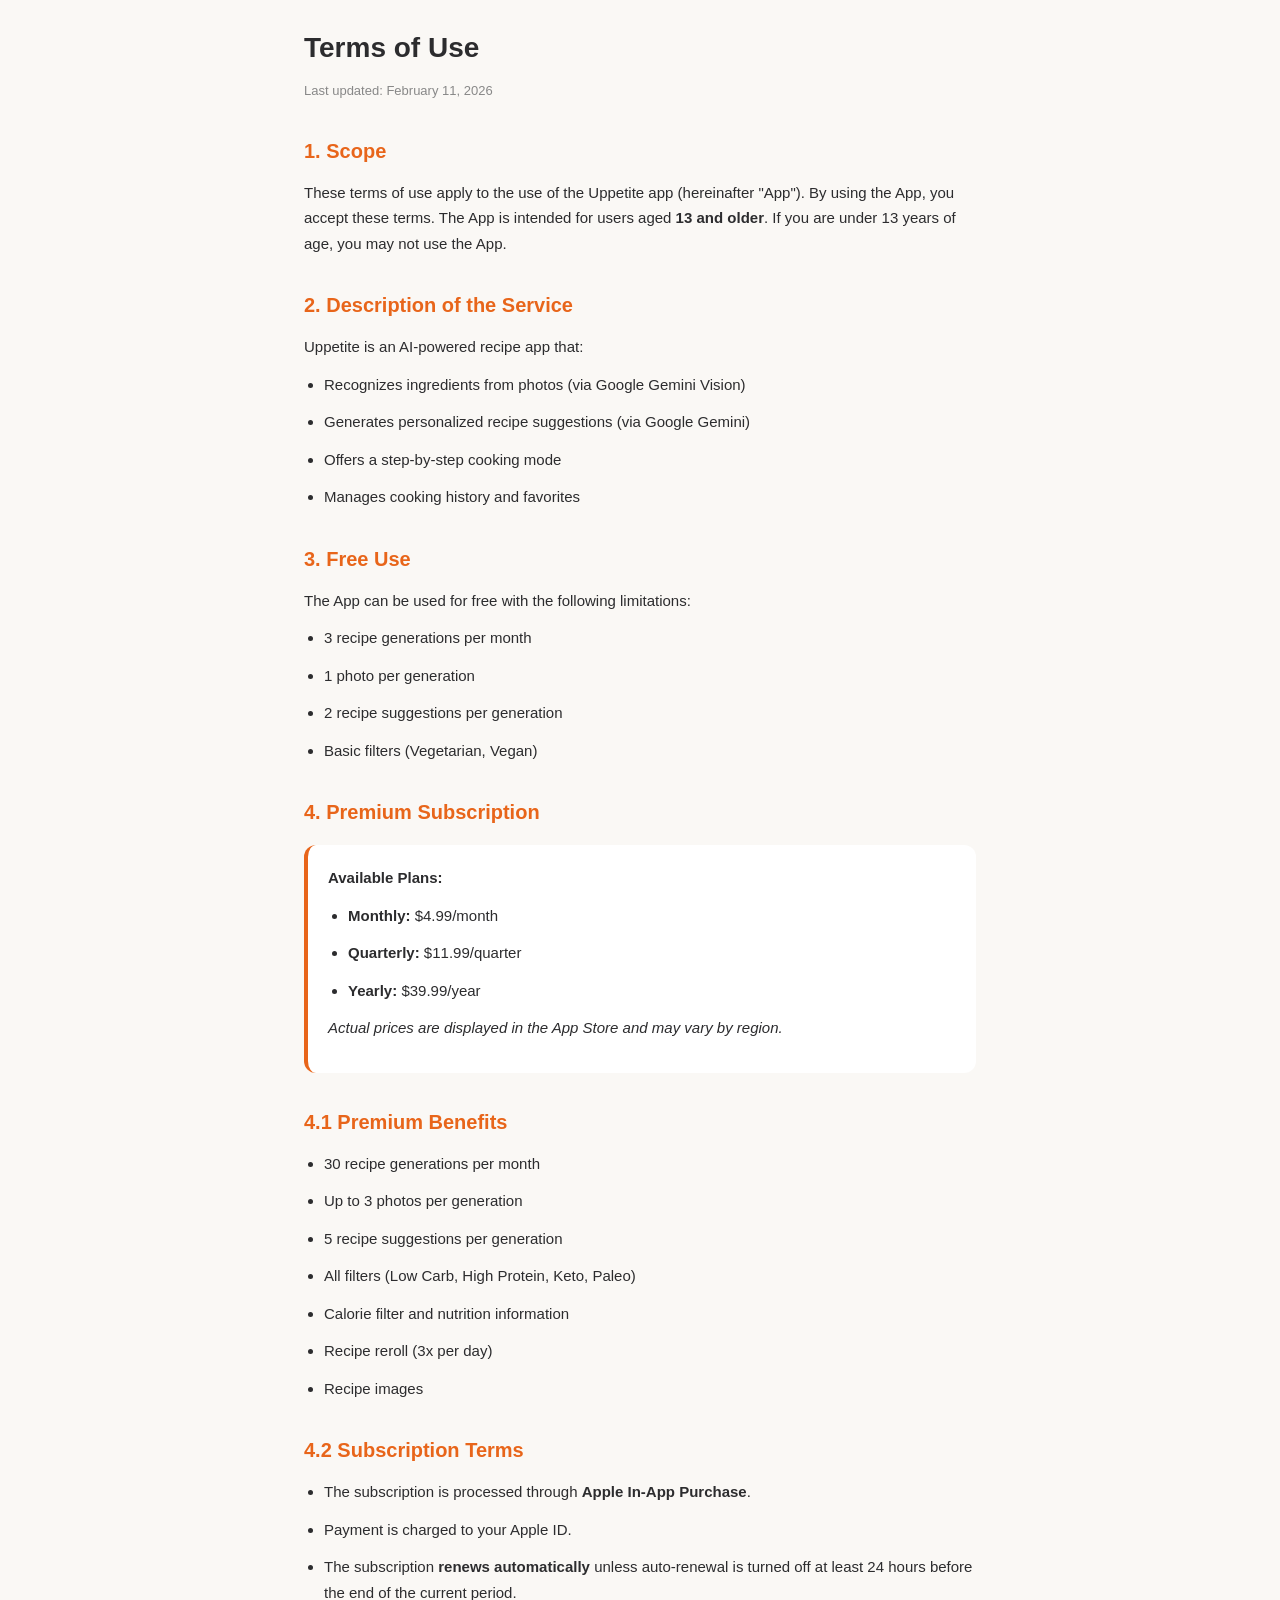
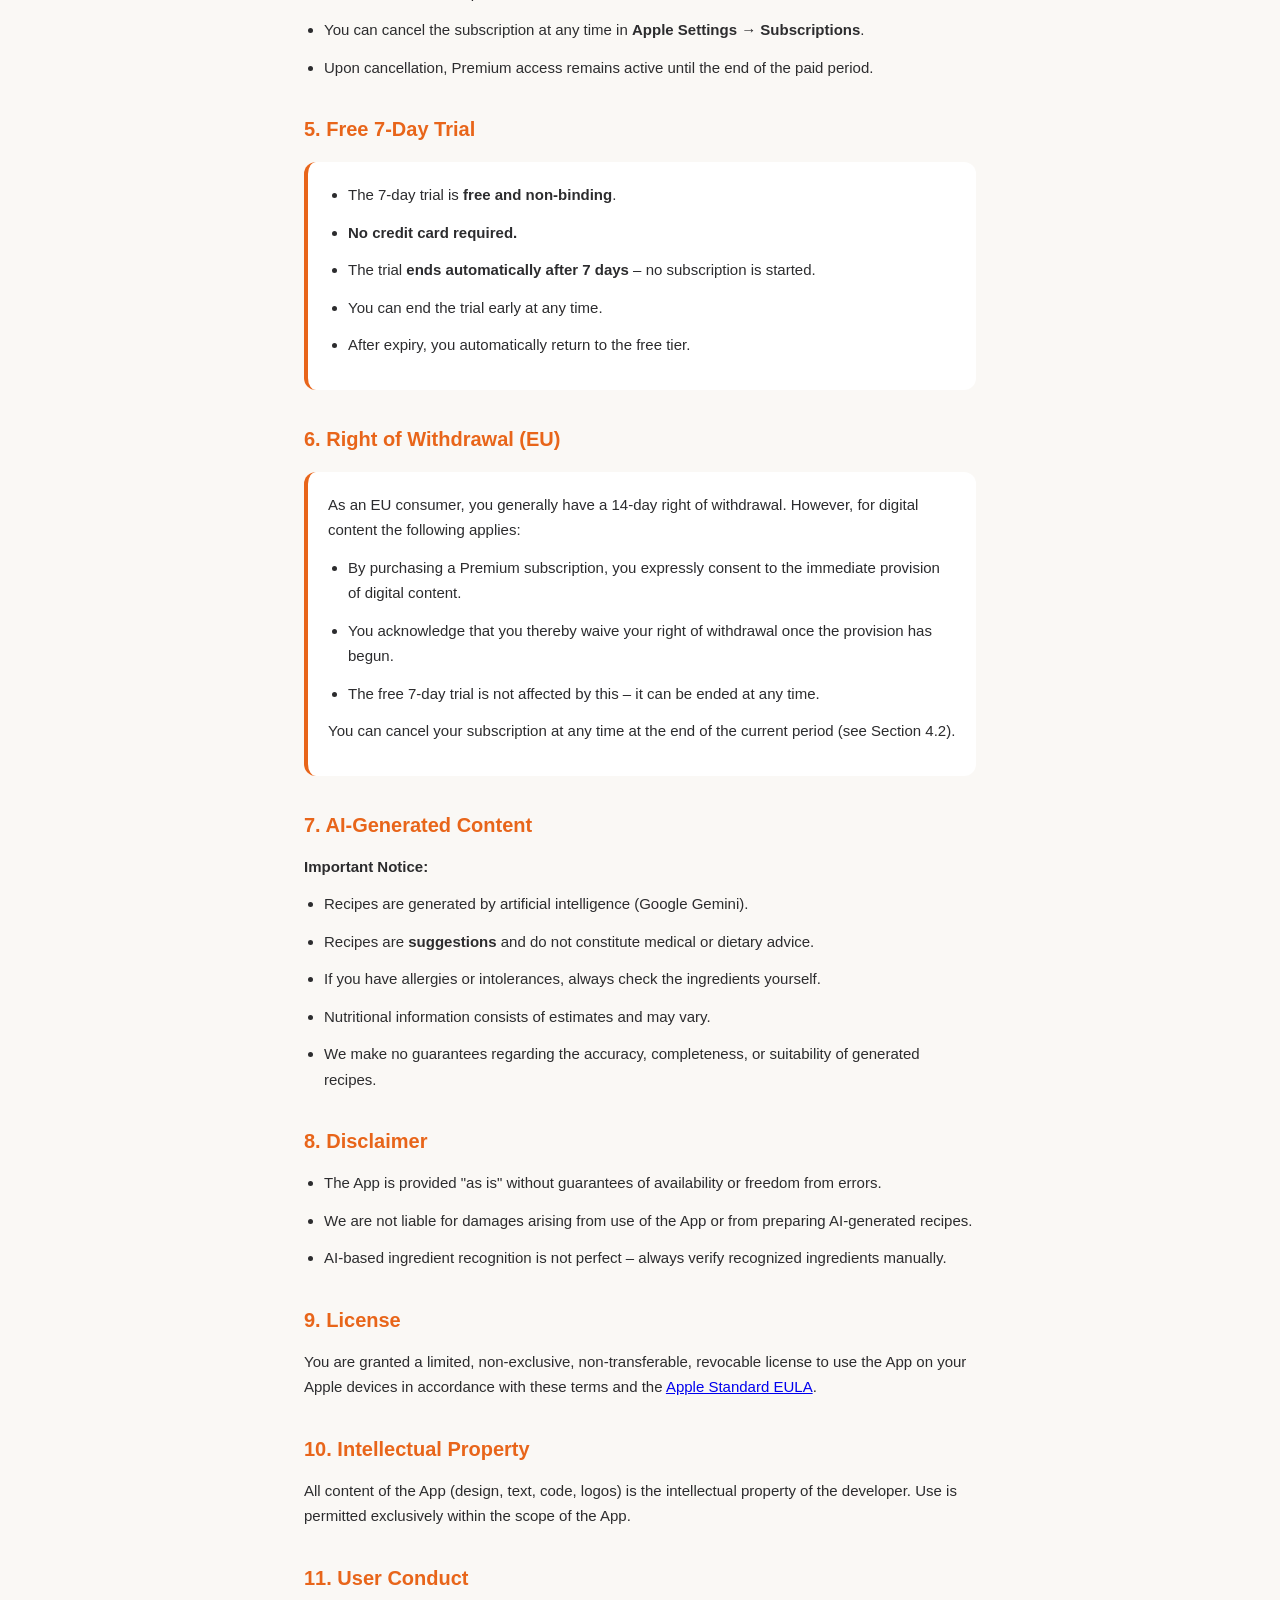
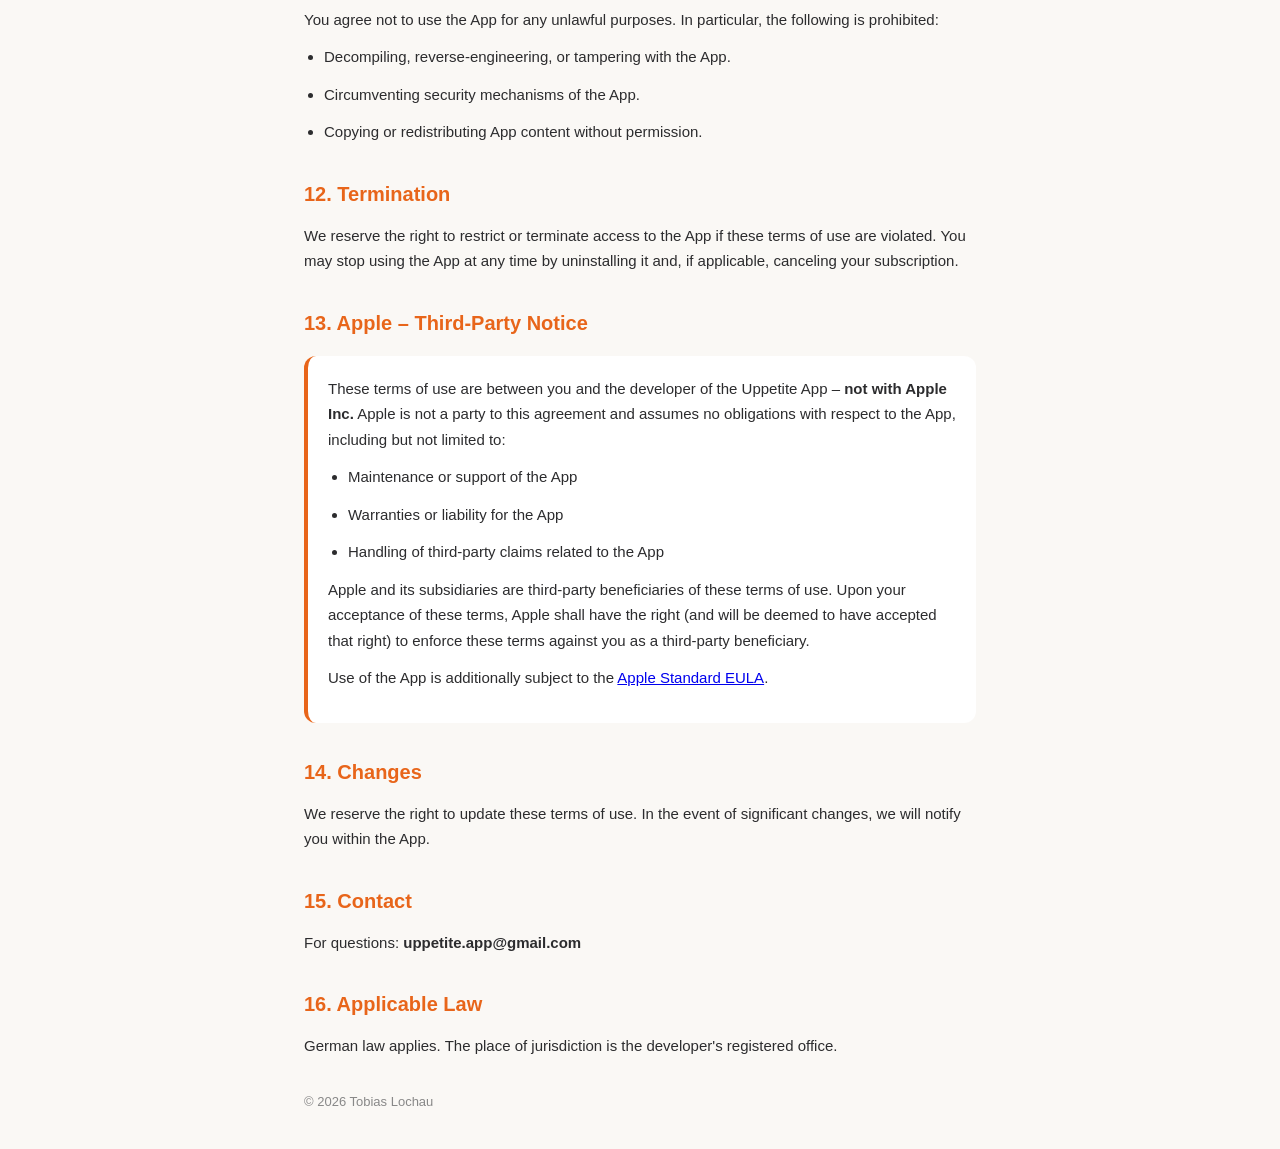
<file: legal/terms_en.html>
<!DOCTYPE html>
<html lang="en">
<head>
    <meta charset="UTF-8">
    <meta name="viewport" content="width=device-width, initial-scale=1.0">
    <title>Terms of Use - Uppetite</title>
    <style>
        * { margin: 0; padding: 0; box-sizing: border-box; }
        body {
            font-family: -apple-system, BlinkMacSystemFont, 'Segoe UI', Roboto, sans-serif;
            line-height: 1.7;
            color: #2c2c2e;
            background: #faf8f5;
            padding: 24px;
            max-width: 720px;
            margin: 0 auto;
        }
        h1 { font-size: 28px; font-weight: 700; margin-bottom: 8px; }
        h2 { font-size: 20px; font-weight: 600; margin-top: 32px; margin-bottom: 12px; color: #e8651a; }
        p, li { font-size: 15px; margin-bottom: 12px; }
        ul { padding-left: 20px; }
        .date { font-size: 13px; color: #888; margin-bottom: 24px; }
        .highlight { background: #fff; border-radius: 12px; padding: 20px; margin: 16px 0; border-left: 4px solid #e8651a; }
    </style>
</head>
<body>
    <h1>Terms of Use</h1>
    <p class="date">Last updated: February 11, 2026</p>

    <h2>1. Scope</h2>
    <p>These terms of use apply to the use of the Uppetite app (hereinafter "App"). By using the App, you accept these terms. The App is intended for users aged <strong>13 and older</strong>. If you are under 13 years of age, you may not use the App.</p>

    <h2>2. Description of the Service</h2>
    <p>Uppetite is an AI-powered recipe app that:</p>
    <ul>
        <li>Recognizes ingredients from photos (via Google Gemini Vision)</li>
        <li>Generates personalized recipe suggestions (via Google Gemini)</li>
        <li>Offers a step-by-step cooking mode</li>
        <li>Manages cooking history and favorites</li>
    </ul>

    <h2>3. Free Use</h2>
    <p>The App can be used for free with the following limitations:</p>
    <ul>
        <li>3 recipe generations per month</li>
        <li>1 photo per generation</li>
        <li>2 recipe suggestions per generation</li>
        <li>Basic filters (Vegetarian, Vegan)</li>
    </ul>

    <h2>4. Premium Subscription</h2>
    <div class="highlight">
        <p><strong>Available Plans:</strong></p>
        <ul>
            <li><strong>Monthly:</strong> $4.99/month</li>
            <li><strong>Quarterly:</strong> $11.99/quarter</li>
            <li><strong>Yearly:</strong> $39.99/year</li>
        </ul>
        <p><em>Actual prices are displayed in the App Store and may vary by region.</em></p>
    </div>

    <h2>4.1 Premium Benefits</h2>
    <ul>
        <li>30 recipe generations per month</li>
        <li>Up to 3 photos per generation</li>
        <li>5 recipe suggestions per generation</li>
        <li>All filters (Low Carb, High Protein, Keto, Paleo)</li>
        <li>Calorie filter and nutrition information</li>
        <li>Recipe reroll (3x per day)</li>
        <li>Recipe images</li>
    </ul>

    <h2>4.2 Subscription Terms</h2>
    <ul>
        <li>The subscription is processed through <strong>Apple In-App Purchase</strong>.</li>
        <li>Payment is charged to your Apple ID.</li>
        <li>The subscription <strong>renews automatically</strong> unless auto-renewal is turned off at least 24 hours before the end of the current period.</li>
        <li>You can cancel the subscription at any time in <strong>Apple Settings &rarr; Subscriptions</strong>.</li>
        <li>Upon cancellation, Premium access remains active until the end of the paid period.</li>
    </ul>

    <h2>5. Free 7-Day Trial</h2>
    <div class="highlight">
        <ul>
            <li>The 7-day trial is <strong>free and non-binding</strong>.</li>
            <li><strong>No credit card required.</strong></li>
            <li>The trial <strong>ends automatically after 7 days</strong> &ndash; no subscription is started.</li>
            <li>You can end the trial early at any time.</li>
            <li>After expiry, you automatically return to the free tier.</li>
        </ul>
    </div>

    <h2>6. Right of Withdrawal (EU)</h2>
    <div class="highlight">
        <p>As an EU consumer, you generally have a 14-day right of withdrawal. However, for digital content the following applies:</p>
        <ul>
            <li>By purchasing a Premium subscription, you expressly consent to the immediate provision of digital content.</li>
            <li>You acknowledge that you thereby waive your right of withdrawal once the provision has begun.</li>
            <li>The free 7-day trial is not affected by this &ndash; it can be ended at any time.</li>
        </ul>
        <p>You can cancel your subscription at any time at the end of the current period (see Section 4.2).</p>
    </div>

    <h2>7. AI-Generated Content</h2>
    <p><strong>Important Notice:</strong></p>
    <ul>
        <li>Recipes are generated by artificial intelligence (Google Gemini).</li>
        <li>Recipes are <strong>suggestions</strong> and do not constitute medical or dietary advice.</li>
        <li>If you have allergies or intolerances, always check the ingredients yourself.</li>
        <li>Nutritional information consists of estimates and may vary.</li>
        <li>We make no guarantees regarding the accuracy, completeness, or suitability of generated recipes.</li>
    </ul>

    <h2>8. Disclaimer</h2>
    <ul>
        <li>The App is provided "as is" without guarantees of availability or freedom from errors.</li>
        <li>We are not liable for damages arising from use of the App or from preparing AI-generated recipes.</li>
        <li>AI-based ingredient recognition is not perfect &ndash; always verify recognized ingredients manually.</li>
    </ul>

    <h2>9. License</h2>
    <p>You are granted a limited, non-exclusive, non-transferable, revocable license to use the App on your Apple devices in accordance with these terms and the <a href="https://www.apple.com/legal/internet-services/itunes/dev/stdeula/" target="_blank">Apple Standard EULA</a>.</p>

    <h2>10. Intellectual Property</h2>
    <p>All content of the App (design, text, code, logos) is the intellectual property of the developer. Use is permitted exclusively within the scope of the App.</p>

    <h2>11. User Conduct</h2>
    <p>You agree not to use the App for any unlawful purposes. In particular, the following is prohibited:</p>
    <ul>
        <li>Decompiling, reverse-engineering, or tampering with the App.</li>
        <li>Circumventing security mechanisms of the App.</li>
        <li>Copying or redistributing App content without permission.</li>
    </ul>

    <h2>12. Termination</h2>
    <p>We reserve the right to restrict or terminate access to the App if these terms of use are violated. You may stop using the App at any time by uninstalling it and, if applicable, canceling your subscription.</p>

    <h2>13. Apple – Third-Party Notice</h2>
    <div class="highlight">
        <p>These terms of use are between you and the developer of the Uppetite App – <strong>not with Apple Inc.</strong> Apple is not a party to this agreement and assumes no obligations with respect to the App, including but not limited to:</p>
        <ul>
            <li>Maintenance or support of the App</li>
            <li>Warranties or liability for the App</li>
            <li>Handling of third-party claims related to the App</li>
        </ul>
        <p>Apple and its subsidiaries are third-party beneficiaries of these terms of use. Upon your acceptance of these terms, Apple shall have the right (and will be deemed to have accepted that right) to enforce these terms against you as a third-party beneficiary.</p>
        <p>Use of the App is additionally subject to the <a href="https://www.apple.com/legal/internet-services/itunes/dev/stdeula/" target="_blank">Apple Standard EULA</a>.</p>
    </div>

    <h2>14. Changes</h2>
    <p>We reserve the right to update these terms of use. In the event of significant changes, we will notify you within the App.</p>

    <h2>15. Contact</h2>
    <p>For questions: <strong>uppetite.app@gmail.com</strong></p>

    <h2>16. Applicable Law</h2>
    <p>German law applies. The place of jurisdiction is the developer's registered office.</p>

    <p style="margin-top: 32px; font-size: 13px; color: #888;">&copy; 2026 Tobias Lochau</p>
</body>
</html>
</file>
